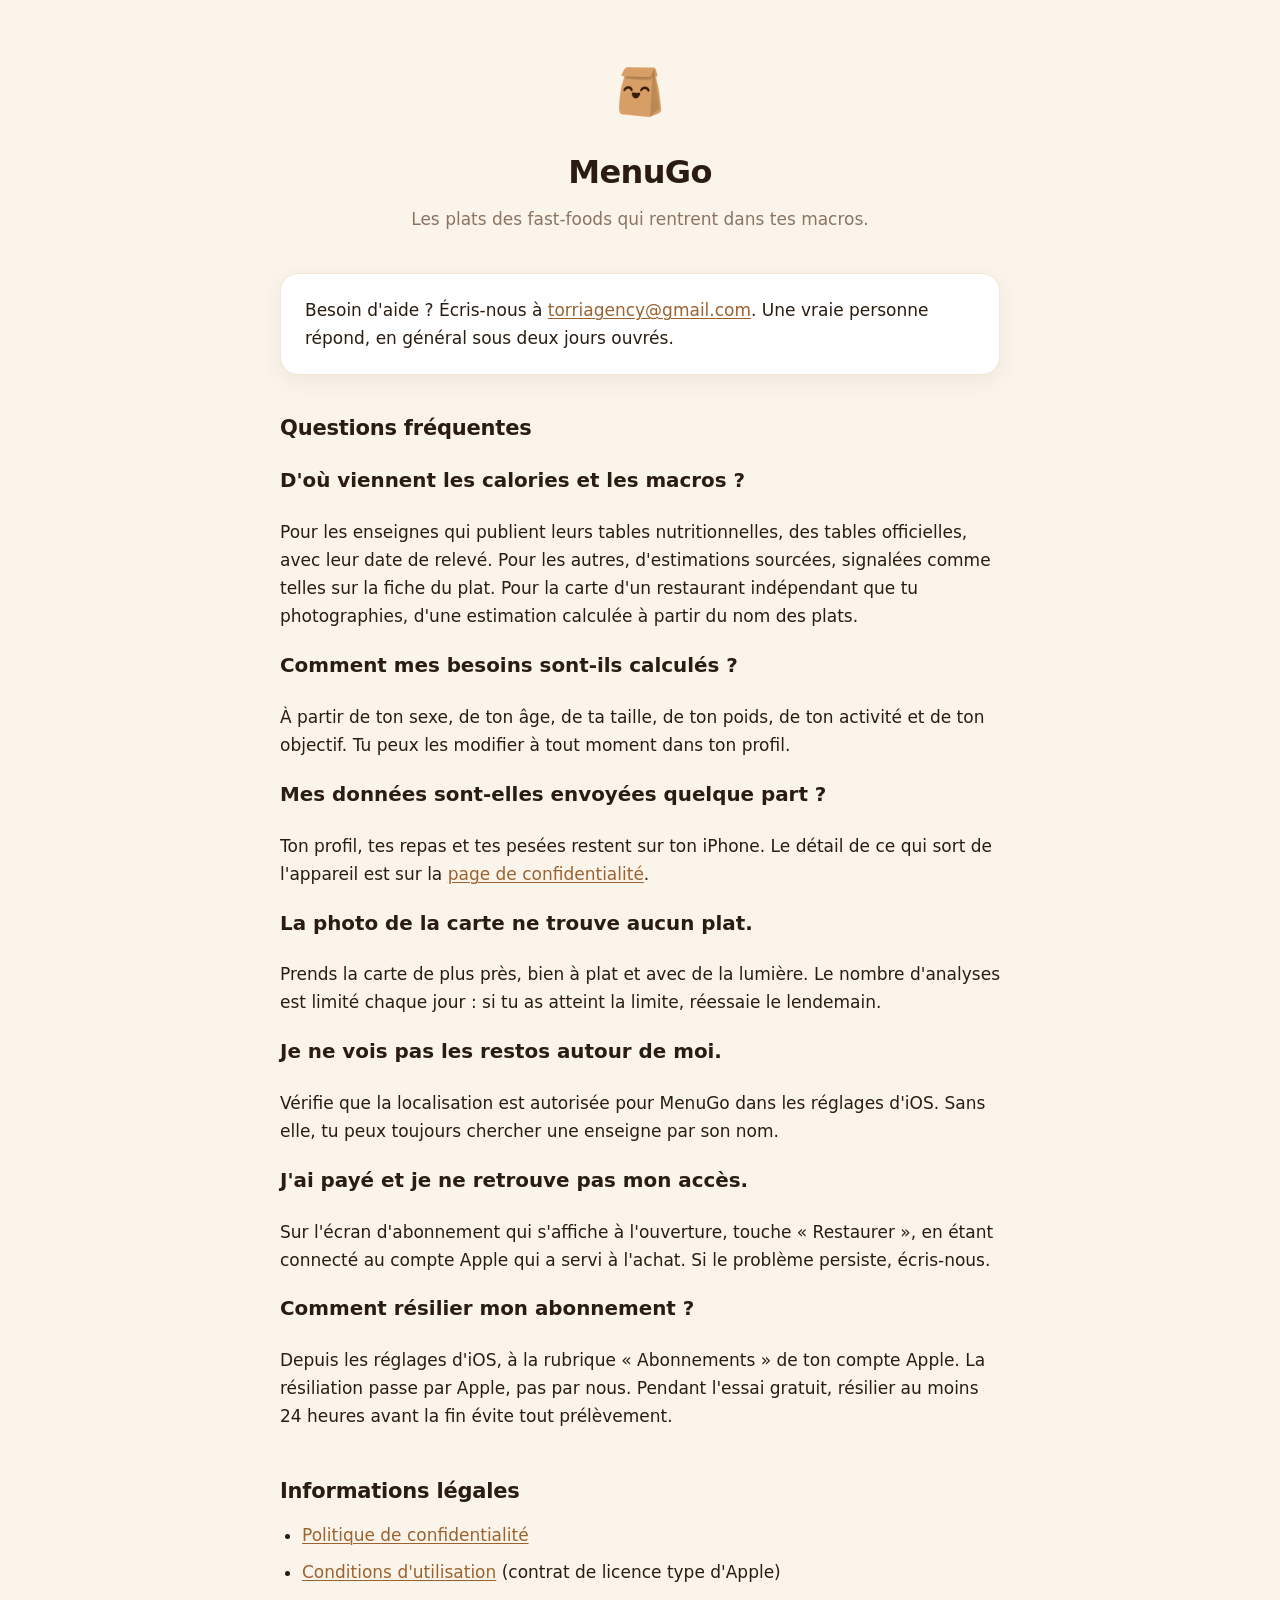
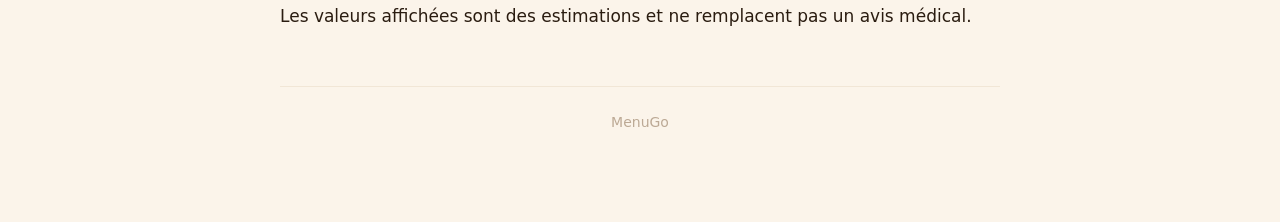
<file: index.html>
<!doctype html>
<html lang="fr">
<head>
<meta charset="utf-8">
<meta name="viewport" content="width=device-width, initial-scale=1">
<title>MenuGo · Aide et support</title>
<meta name="description" content="Aide et support de MenuGo, l'application qui trouve les plats des fast-foods qui rentrent dans tes macros.">
<link rel="stylesheet" href="style.css">
</head>
<body>
<div class="wrap">

<header>
  <img class="icone" src="icone.png" alt="">
  <h1>MenuGo</h1>
  <p>Les plats des fast-foods qui rentrent dans tes macros.</p>
</header>

<div class="lede">
  <p>Besoin d'aide ? Écris-nous à
  <a href="mailto:torriagency@gmail.com">torriagency@gmail.com</a>.
  Une vraie personne répond, en général sous deux jours ouvrés.</p>
</div>

<h2>Questions fréquentes</h2>

<h3>D'où viennent les calories et les macros ?</h3>
<p>Pour les enseignes qui publient leurs tables nutritionnelles, des tables
officielles, avec leur date de relevé. Pour les autres, d'estimations sourcées,
signalées comme telles sur la fiche du plat. Pour la carte d'un restaurant
indépendant que tu photographies, d'une estimation calculée à partir du nom des
plats.</p>

<h3>Comment mes besoins sont-ils calculés ?</h3>
<p>À partir de ton sexe, de ton âge, de ta taille, de ton poids, de ton activité et
de ton objectif. Tu peux les modifier à tout moment dans ton profil.</p>

<h3>Mes données sont-elles envoyées quelque part ?</h3>
<p>Ton profil, tes repas et tes pesées restent sur ton iPhone. Le détail de ce qui
sort de l'appareil est sur la <a href="confidentialite.html">page de
confidentialité</a>.</p>

<h3>La photo de la carte ne trouve aucun plat.</h3>
<p>Prends la carte de plus près, bien à plat et avec de la lumière. Le nombre
d'analyses est limité chaque jour : si tu as atteint la limite, réessaie le
lendemain.</p>

<h3>Je ne vois pas les restos autour de moi.</h3>
<p>Vérifie que la localisation est autorisée pour MenuGo dans les réglages d'iOS.
Sans elle, tu peux toujours chercher une enseigne par son nom.</p>

<h3>J'ai payé et je ne retrouve pas mon accès.</h3>
<p>Sur l'écran d'abonnement qui s'affiche à l'ouverture, touche « Restaurer », en
étant connecté au compte Apple qui a servi à l'achat. Si le problème persiste,
écris-nous.</p>

<h3>Comment résilier mon abonnement ?</h3>
<p>Depuis les réglages d'iOS, à la rubrique « Abonnements » de ton compte Apple. La
résiliation passe par Apple, pas par nous. Pendant l'essai gratuit, résilier au moins
24 heures avant la fin évite tout prélèvement.</p>

<h2>Informations légales</h2>
<ul>
  <li><a href="confidentialite.html">Politique de confidentialité</a></li>
  <li><a href="https://www.apple.com/legal/internet-services/itunes/dev/stdeula/">Conditions d'utilisation</a>
  (contrat de licence type d'Apple)</li>
</ul>
<p>Les valeurs affichées sont des estimations et ne remplacent pas un avis
médical.</p>

<footer>
  <p>MenuGo</p>
</footer>

</div>
</body>
</html>
</file>
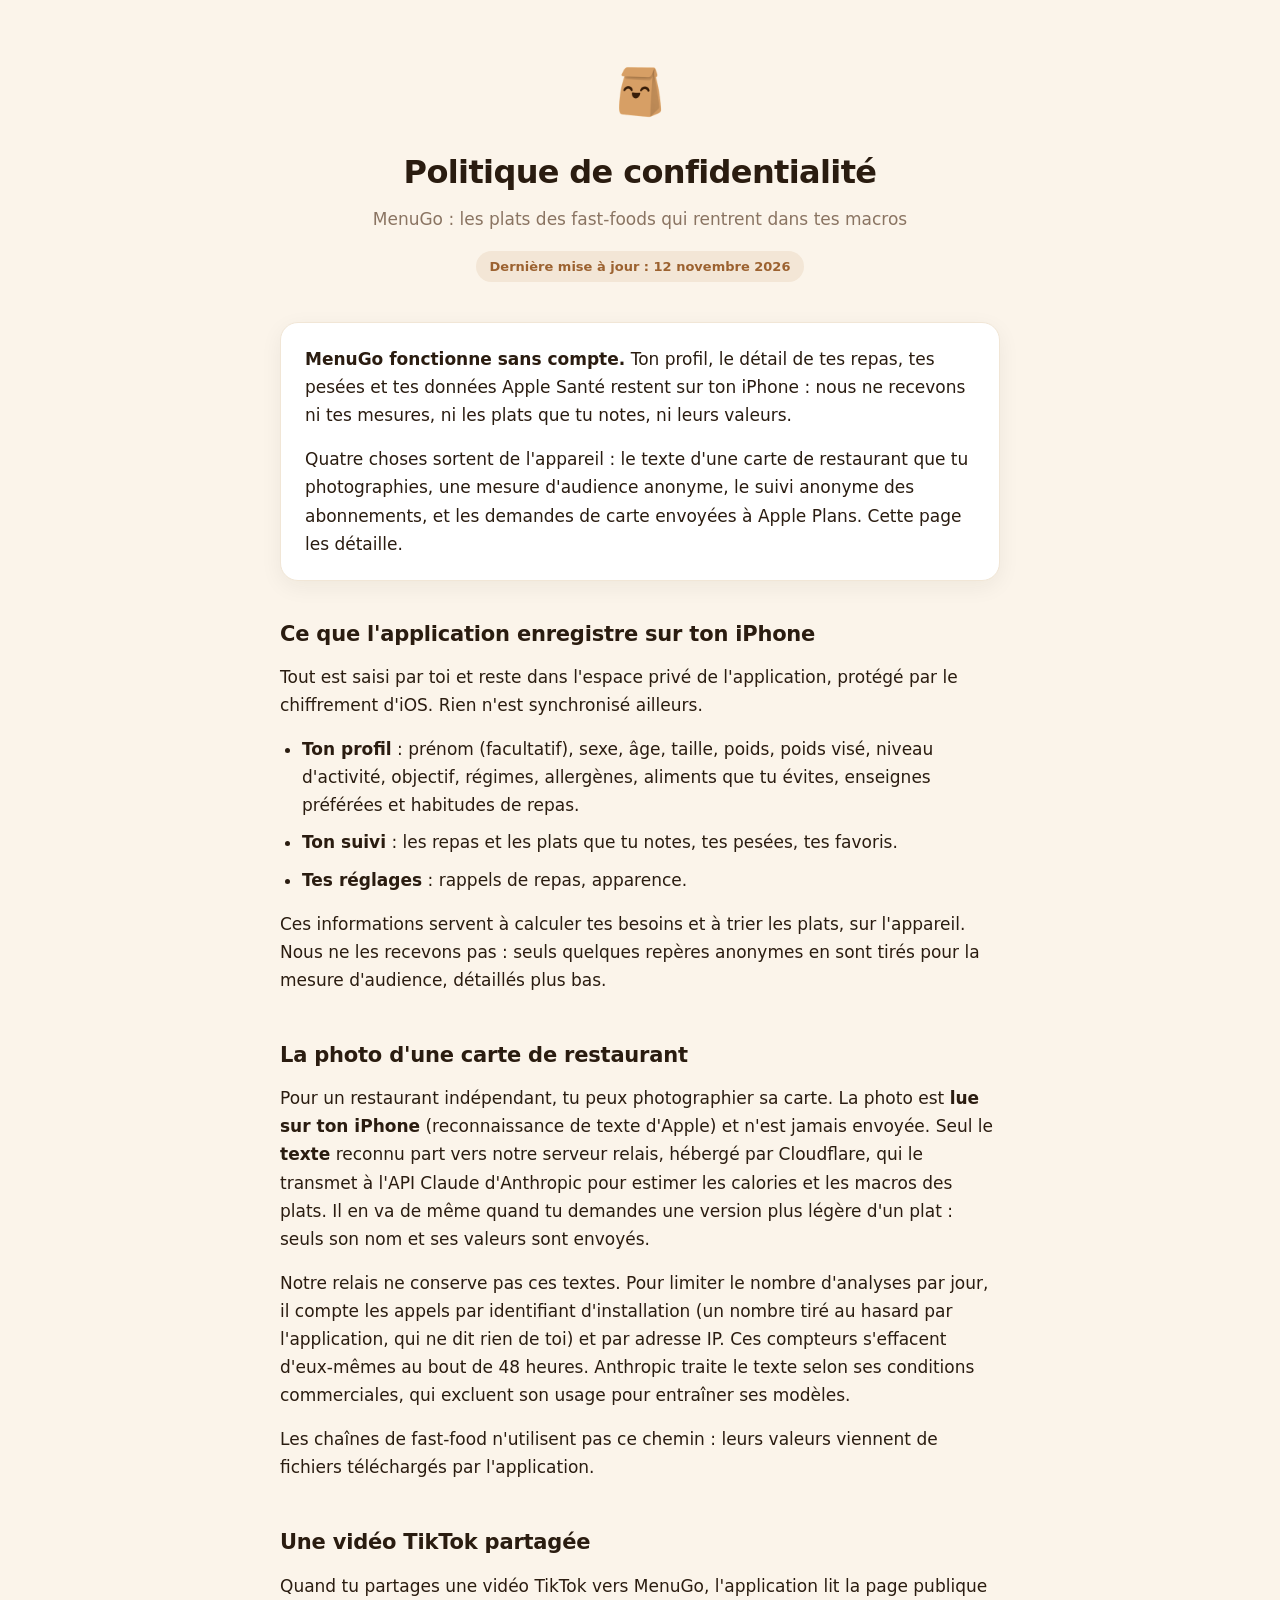
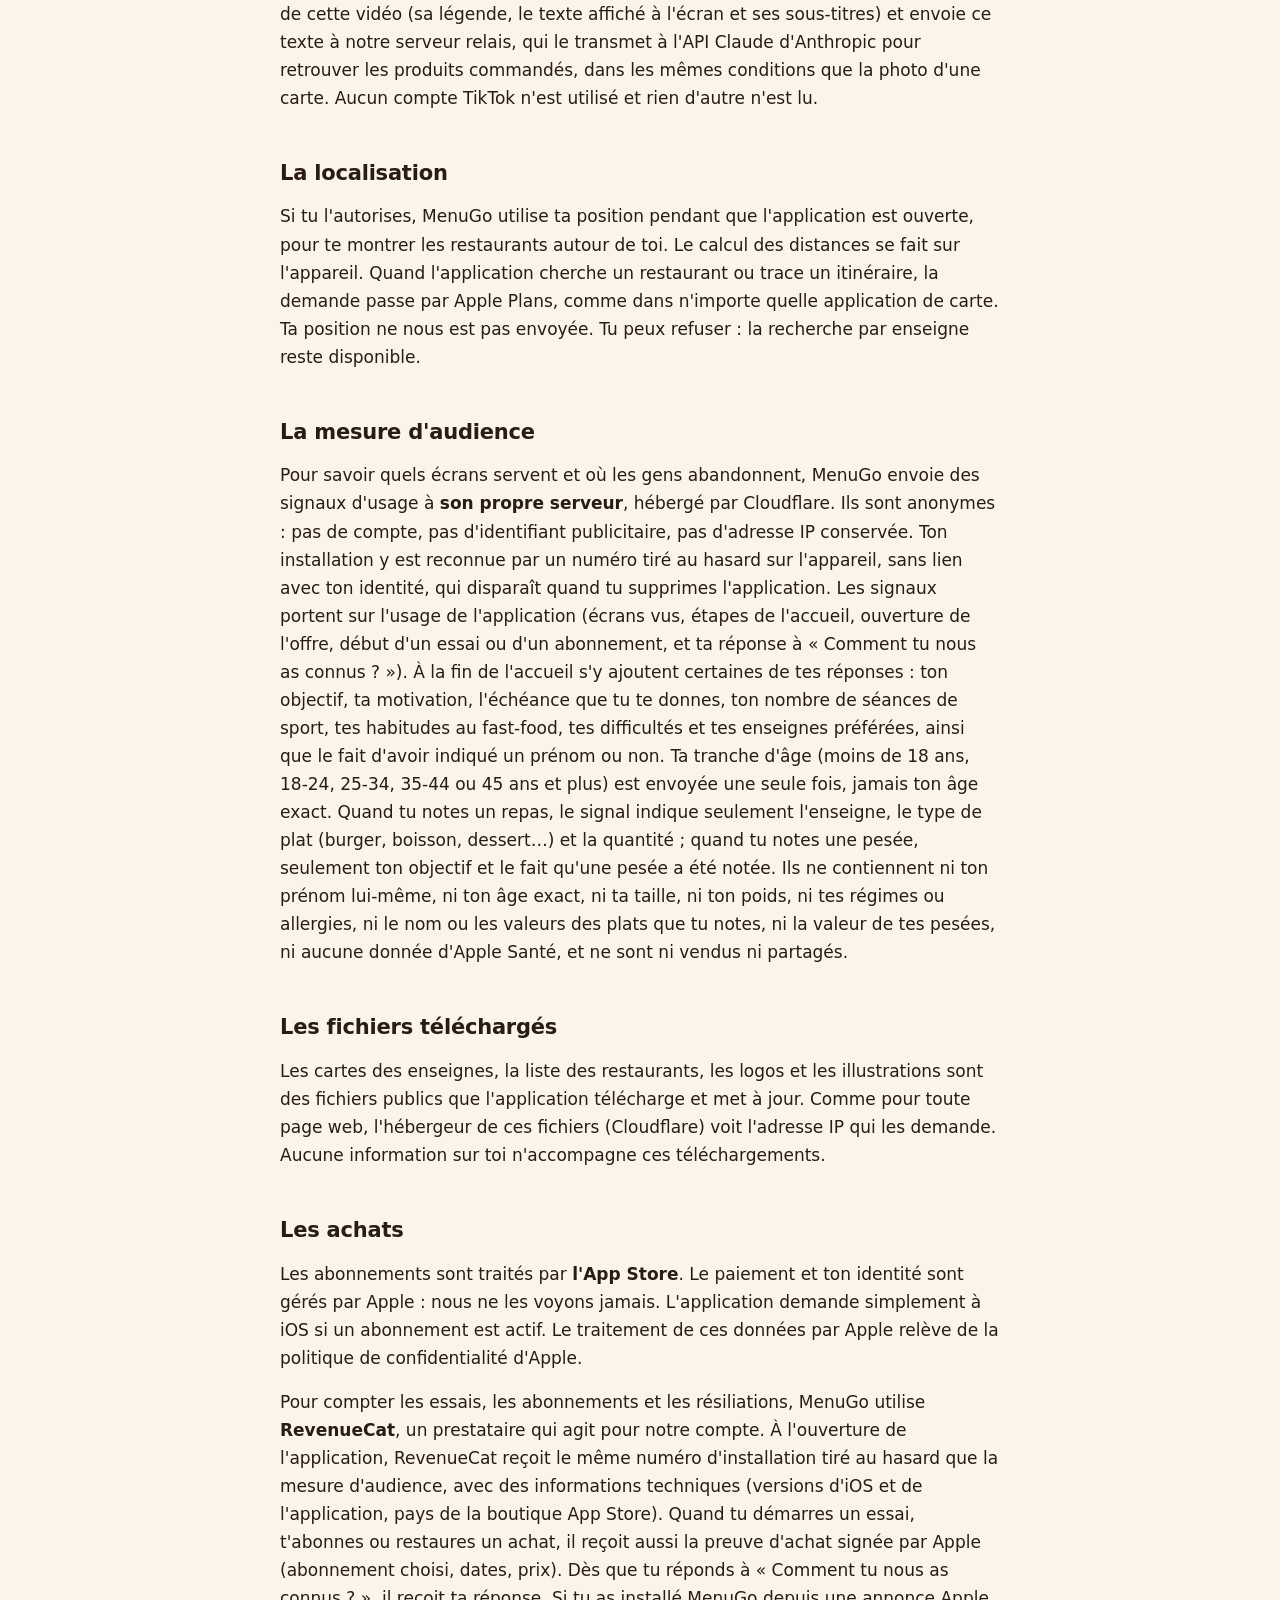
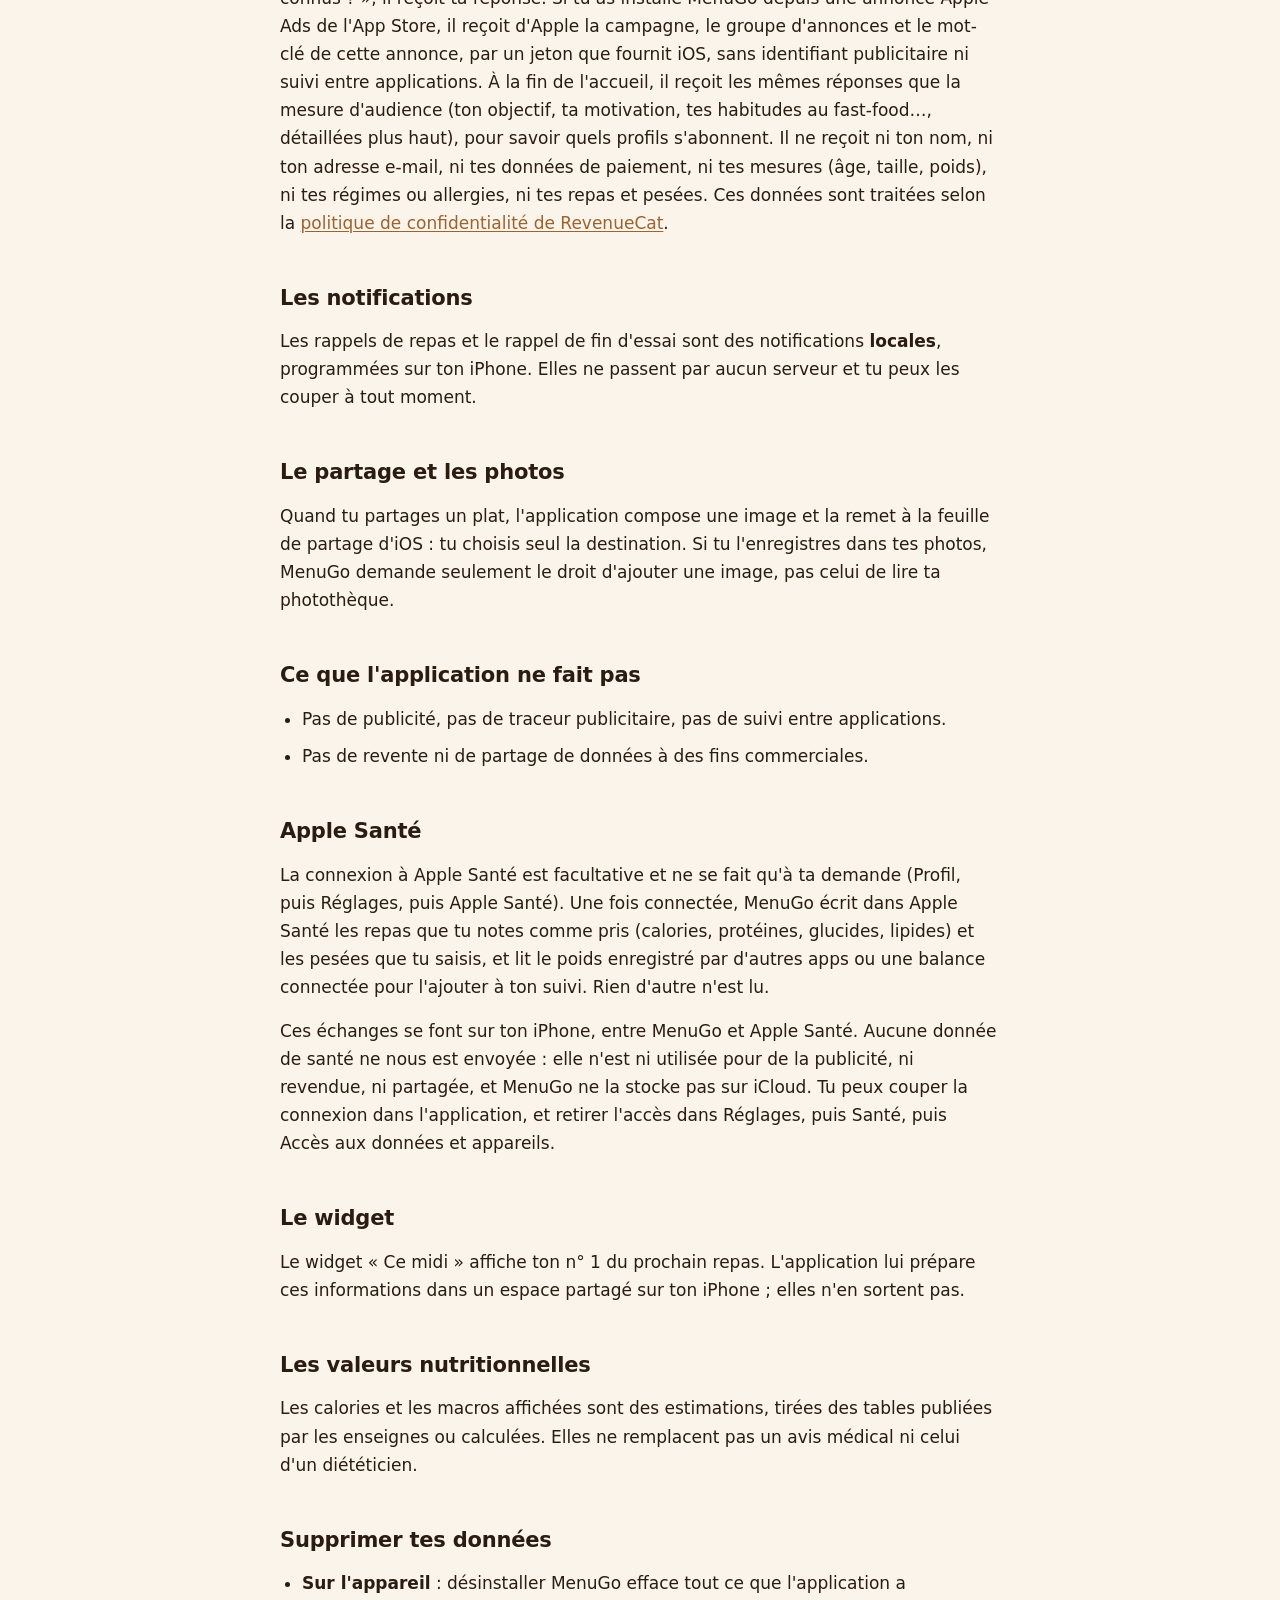
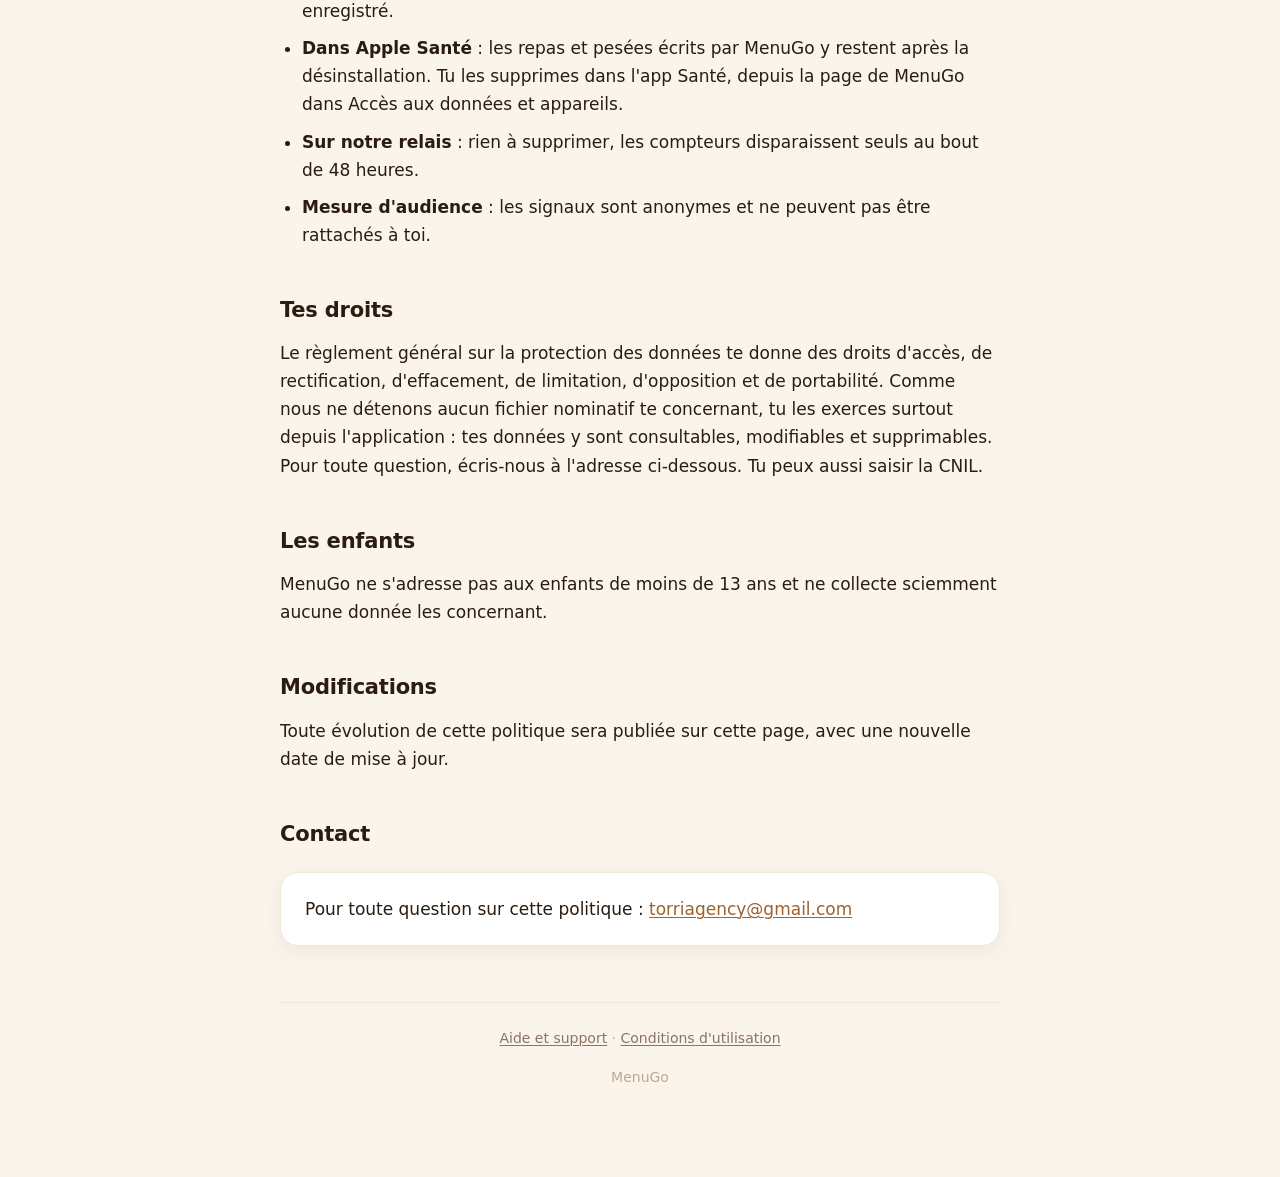
<file: confidentialite.html>
<!doctype html>
<html lang="fr">
<head>
<meta charset="utf-8">
<meta name="viewport" content="width=device-width, initial-scale=1">
<title>Politique de confidentialité · MenuGo</title>
<meta name="description" content="Politique de confidentialité de MenuGo. Sans compte : ton profil et ton suivi restent sur ton iPhone.">
<link rel="stylesheet" href="style.css">
</head>
<body>
<div class="wrap">

<header>
  <img class="icone" src="icone.png" alt="">
  <h1>Politique de confidentialité</h1>
  <p>MenuGo : les plats des fast-foods qui rentrent dans tes macros</p>
  <div class="updated">Dernière mise à jour : 12 novembre 2026</div>
</header>

<div class="lede">
  <p><strong>MenuGo fonctionne sans compte.</strong> Ton profil, le détail de tes
  repas, tes pesées et tes données Apple Santé restent sur ton iPhone : nous ne
  recevons ni tes mesures, ni les plats que tu notes, ni leurs valeurs.</p>
  <p>Quatre choses sortent de l'appareil : le texte d'une carte de restaurant que tu
  photographies, une mesure d'audience anonyme, le suivi anonyme des abonnements, et
  les demandes de carte envoyées à Apple Plans. Cette page les détaille.</p>
</div>

<h2>Ce que l'application enregistre sur ton iPhone</h2>
<p>Tout est saisi par toi et reste dans l'espace privé de l'application, protégé par
le chiffrement d'iOS. Rien n'est synchronisé ailleurs.</p>
<ul>
  <li><strong>Ton profil</strong> : prénom (facultatif), sexe, âge, taille, poids,
  poids visé, niveau d'activité, objectif, régimes, allergènes, aliments que tu
  évites, enseignes préférées et habitudes de repas.</li>
  <li><strong>Ton suivi</strong> : les repas et les plats que tu notes, tes pesées,
  tes favoris.</li>
  <li><strong>Tes réglages</strong> : rappels de repas, apparence.</li>
</ul>
<p>Ces informations servent à calculer tes besoins et à trier les plats, sur
l'appareil. Nous ne les recevons pas : seuls quelques repères anonymes en sont tirés
pour la mesure d'audience, détaillés plus bas.</p>

<h2>La photo d'une carte de restaurant</h2>
<p>Pour un restaurant indépendant, tu peux photographier sa carte. La photo est
<strong>lue sur ton iPhone</strong> (reconnaissance de texte d'Apple) et n'est jamais
envoyée. Seul le <strong>texte</strong> reconnu part vers notre serveur relais,
hébergé par Cloudflare, qui le transmet à l'API Claude d'Anthropic pour estimer les
calories et les macros des plats. Il en va de même quand tu demandes une version plus
légère d'un plat : seuls son nom et ses valeurs sont envoyés.</p>
<p>Notre relais ne conserve pas ces textes. Pour limiter le nombre d'analyses par
jour, il compte les appels par identifiant d'installation (un nombre tiré au hasard
par l'application, qui ne dit rien de toi) et par adresse IP. Ces compteurs
s'effacent d'eux-mêmes au bout de 48 heures. Anthropic traite le texte selon ses
conditions commerciales, qui excluent son usage pour entraîner ses modèles.</p>
<p>Les chaînes de fast-food n'utilisent pas ce chemin : leurs valeurs viennent de
fichiers téléchargés par l'application.</p>

<h2>Une vidéo TikTok partagée</h2>
<p>Quand tu partages une vidéo TikTok vers MenuGo, l'application lit la page publique de
cette vidéo (sa légende, le texte affiché à l'écran et ses sous-titres) et envoie ce texte
à notre serveur relais, qui le transmet à l'API Claude d'Anthropic pour retrouver les
produits commandés, dans les mêmes conditions que la photo d'une carte. Aucun compte
TikTok n'est utilisé et rien d'autre n'est lu.</p>

<h2>La localisation</h2>
<p>Si tu l'autorises, MenuGo utilise ta position pendant que l'application est
ouverte, pour te montrer les restaurants autour de toi. Le calcul des distances se
fait sur l'appareil. Quand l'application cherche un restaurant ou trace un itinéraire,
la demande passe par Apple Plans, comme dans n'importe quelle application de carte.
Ta position ne nous est pas envoyée. Tu peux refuser : la recherche par enseigne reste
disponible.</p>

<h2>La mesure d'audience</h2>
<p>Pour savoir quels écrans servent et où les gens abandonnent, MenuGo envoie des
signaux d'usage à <strong>son propre serveur</strong>, hébergé par Cloudflare. Ils sont
anonymes : pas de compte, pas d'identifiant publicitaire, pas d'adresse IP conservée.
Ton installation y est reconnue par un numéro tiré au hasard sur l'appareil, sans lien
avec ton identité, qui disparaît quand tu supprimes l'application. Les signaux portent
sur l'usage de l'application (écrans vus, étapes de l'accueil, ouverture de l'offre,
début d'un essai ou d'un abonnement, et ta réponse à « Comment tu nous as connus ? »).
À la fin de l'accueil s'y ajoutent certaines de tes réponses : ton objectif, ta
motivation, l'échéance que tu te donnes, ton nombre de séances de sport, tes habitudes
au fast-food, tes difficultés et tes enseignes préférées, ainsi que le fait d'avoir indiqué un prénom ou
non. Ta tranche d'âge (moins de 18 ans, 18-24, 25-34, 35-44 ou 45 ans et plus) est envoyée
une seule fois, jamais ton âge exact. Quand tu notes un repas, le signal indique seulement l'enseigne, le type de plat
(burger, boisson, dessert…) et la quantité ; quand tu notes une pesée, seulement ton
objectif et le fait qu'une pesée a été notée. Ils ne contiennent ni ton prénom
lui-même, ni ton âge exact, ni ta taille, ni ton poids, ni tes régimes ou allergies, ni le nom
ou les valeurs des plats que tu notes, ni la valeur de tes pesées, ni aucune donnée
d'Apple Santé, et ne sont ni vendus ni partagés.</p>

<h2>Les fichiers téléchargés</h2>
<p>Les cartes des enseignes, la liste des restaurants, les logos et les illustrations
sont des fichiers publics que l'application télécharge et met à jour. Comme pour toute
page web, l'hébergeur de ces fichiers (Cloudflare) voit l'adresse IP qui les demande.
Aucune information sur toi n'accompagne ces téléchargements.</p>

<h2>Les achats</h2>
<p>Les abonnements sont traités par <strong>l'App Store</strong>. Le paiement et ton
identité sont gérés par Apple : nous ne les voyons jamais. L'application demande
simplement à iOS si un abonnement est actif. Le traitement de ces données par Apple
relève de la politique de confidentialité d'Apple.</p>
<p>Pour compter les essais, les abonnements et les résiliations, MenuGo utilise
<strong>RevenueCat</strong>, un prestataire qui agit pour notre compte. À l'ouverture
de l'application, RevenueCat reçoit le même numéro d'installation tiré au hasard que la
mesure d'audience, avec des informations techniques (versions d'iOS et de
l'application, pays de la boutique App Store). Quand tu démarres un essai, t'abonnes ou
restaures un achat, il reçoit aussi la preuve d'achat signée par Apple (abonnement
choisi, dates, prix). Dès que tu réponds à « Comment tu nous as connus ? », il reçoit ta
réponse. Si tu as installé MenuGo depuis une annonce Apple Ads de l'App Store, il reçoit
d'Apple la campagne, le groupe d'annonces et le mot-clé de cette annonce, par un jeton
que fournit iOS, sans identifiant publicitaire ni suivi entre applications. À la fin de
l'accueil, il reçoit les mêmes réponses que la mesure d'audience (ton objectif, ta
motivation, tes habitudes au fast-food…, détaillées plus haut), pour savoir quels
profils s'abonnent. Il ne reçoit ni ton nom, ni ton adresse e-mail, ni tes données de
paiement, ni tes mesures (âge, taille, poids), ni tes régimes ou allergies, ni tes
repas et pesées. Ces données sont traitées selon la
<a href="https://www.revenuecat.com/privacy">politique de confidentialité de
RevenueCat</a>.</p>

<h2>Les notifications</h2>
<p>Les rappels de repas et le rappel de fin d'essai sont des notifications
<strong>locales</strong>, programmées sur ton iPhone. Elles ne passent par aucun
serveur et tu peux les couper à tout moment.</p>

<h2>Le partage et les photos</h2>
<p>Quand tu partages un plat, l'application compose une image et la remet à la
feuille de partage d'iOS : tu choisis seul la destination. Si tu l'enregistres dans
tes photos, MenuGo demande seulement le droit d'ajouter une image, pas celui de lire
ta photothèque.</p>

<h2>Ce que l'application ne fait pas</h2>
<ul>
  <li>Pas de publicité, pas de traceur publicitaire, pas de suivi entre applications.</li>
  <li>Pas de revente ni de partage de données à des fins commerciales.</li>
</ul>

<h2>Apple Santé</h2>
<p>La connexion à Apple Santé est facultative et ne se fait qu'à ta demande (Profil,
puis Réglages, puis Apple Santé). Une fois connectée, MenuGo écrit dans Apple Santé
les repas que tu notes comme pris (calories, protéines, glucides, lipides) et les
pesées que tu saisis, et lit le poids enregistré par d'autres apps ou une balance
connectée pour l'ajouter à ton suivi. Rien d'autre n'est lu.</p>
<p>Ces échanges se font sur ton iPhone, entre MenuGo et Apple Santé. Aucune donnée
de santé ne nous est envoyée : elle n'est ni utilisée pour de la publicité, ni
revendue, ni partagée, et MenuGo ne la stocke pas sur iCloud. Tu peux couper la
connexion dans l'application, et retirer l'accès dans Réglages, puis Santé, puis
Accès aux données et appareils.</p>

<h2>Le widget</h2>
<p>Le widget « Ce midi » affiche ton n° 1 du prochain repas. L'application lui prépare
ces informations dans un espace partagé sur ton iPhone ; elles n'en sortent pas.</p>

<h2>Les valeurs nutritionnelles</h2>
<p>Les calories et les macros affichées sont des estimations, tirées des tables
publiées par les enseignes ou calculées. Elles ne remplacent pas un avis médical ni
celui d'un diététicien.</p>

<h2>Supprimer tes données</h2>
<ul>
  <li><strong>Sur l'appareil</strong> : désinstaller MenuGo efface tout ce que
  l'application a enregistré.</li>
  <li><strong>Dans Apple Santé</strong> : les repas et pesées écrits par MenuGo y
  restent après la désinstallation. Tu les supprimes dans l'app Santé, depuis la page
  de MenuGo dans Accès aux données et appareils.</li>
  <li><strong>Sur notre relais</strong> : rien à supprimer, les compteurs disparaissent
  seuls au bout de 48 heures.</li>
  <li><strong>Mesure d'audience</strong> : les signaux sont anonymes et ne peuvent pas
  être rattachés à toi.</li>
</ul>

<h2>Tes droits</h2>
<p>Le règlement général sur la protection des données te donne des droits d'accès, de
rectification, d'effacement, de limitation, d'opposition et de portabilité. Comme nous
ne détenons aucun fichier nominatif te concernant, tu les exerces surtout depuis
l'application : tes données y sont consultables, modifiables et supprimables. Pour
toute question, écris-nous à l'adresse ci-dessous. Tu peux aussi saisir la CNIL.</p>

<h2>Les enfants</h2>
<p>MenuGo ne s'adresse pas aux enfants de moins de 13 ans et ne collecte sciemment
aucune donnée les concernant.</p>

<h2>Modifications</h2>
<p>Toute évolution de cette politique sera publiée sur cette page, avec une nouvelle
date de mise à jour.</p>

<h2>Contact</h2>
<div class="contact">
  <p style="margin:0">Pour toute question sur cette politique :
  <a href="mailto:torriagency@gmail.com">torriagency@gmail.com</a></p>
</div>

<footer>
  <p><a href="./">Aide et support</a> ·
     <a href="https://www.apple.com/legal/internet-services/itunes/dev/stdeula/">Conditions d'utilisation</a></p>
  <p>MenuGo</p>
</footer>

</div>
</body>
</html>
</file>
<file: style.css>
/* Palette reprise de LutraShared/Theme/Theme.swift, pour que la page et l'app
   se ressemblent. Clair par défaut, sombre selon le réglage du visiteur. */

:root {
  --bg: #FBF4EA;
  --card: #FFFFFF;
  --ink: #2A1C10;
  --ink-soft: #8A7462;
  --ink-faint: #BCA995;
  --blue: #9C6230;
  --blue-soft: #F3E6D6;
  --separator: #F1E6D6;
  --shadow: rgba(42, 28, 16, 0.06);
}

@media (prefers-color-scheme: dark) {
  :root {
    --bg: #14100B;
    --card: #201911;
    --ink: #F7F1E8;
    --ink-soft: #AC9C8B;
    --ink-faint: #7C6D5F;
    --blue: #D69E65;
    --blue-soft: #2A2016;
    --separator: #2F2619;
    --shadow: rgba(0, 0, 0, 0.35);
  }
}

* { box-sizing: border-box; }

body {
  margin: 0;
  padding: 0 20px 72px;
  background: var(--bg);
  color: var(--ink);
  font-family: ui-rounded, "SF Pro Rounded", -apple-system, BlinkMacSystemFont,
               "Segoe UI", system-ui, sans-serif;
  font-size: 17px;
  line-height: 1.65;
  -webkit-text-size-adjust: 100%;
}

.wrap { max-width: 720px; margin: 0 auto; }

header {
  text-align: center;
  padding: 56px 0 8px;
}

header .icone { width: 72px; height: 72px; border-radius: 16px; display: block; margin: 0 auto; }

header h1 {
  font-size: 2rem;
  font-weight: 800;
  letter-spacing: -0.02em;
  margin: 18px 0 6px;
}

header p {
  color: var(--ink-soft);
  margin: 0;
  font-size: 1.0625rem;
}

.updated {
  display: inline-block;
  margin-top: 18px;
  padding: 5px 14px;
  border-radius: 999px;
  background: var(--blue-soft);
  color: var(--blue);
  font-size: 0.8125rem;
  font-weight: 600;
}

/* Sélecteur de langue, en haut à droite. Placé avant tout le reste : un
   relecteur anglophone ne doit pas avoir à deviner qu'une version existe. */
.langswitch {
  position: absolute;
  top: 18px;
  right: 20px;
  font-size: 0.8125rem;
  font-weight: 600;
}

.langswitch a {
  display: inline-block;
  padding: 6px 13px;
  border-radius: 999px;
  border: 1px solid var(--separator);
  background: var(--card);
  color: var(--ink-soft);
  text-decoration: none;
}

.langswitch a:hover { color: var(--blue); border-color: var(--blue); }

@media (max-width: 520px) {
  .langswitch { top: 12px; right: 14px; }
}

h2 {
  font-size: 1.3125rem;
  font-weight: 700;
  letter-spacing: -0.01em;
  margin: 44px 0 12px;
}

h2:first-of-type { margin-top: 36px; }

p { margin: 0 0 16px; }

ul { margin: 0 0 16px; padding-left: 22px; }
li { margin-bottom: 9px; }

strong { font-weight: 700; }

a { color: var(--blue); text-decoration-thickness: 1px; text-underline-offset: 2px; }

/* L'encadré d'ouverture : la réponse courte, avant les détails. */
.lede {
  background: var(--card);
  border: 1px solid var(--separator);
  border-radius: 18px;
  padding: 22px 24px;
  margin: 32px 0 8px;
  box-shadow: 0 6px 22px var(--shadow);
}

.lede p:last-child { margin-bottom: 0; }

.contact {
  background: var(--card);
  border: 1px solid var(--separator);
  border-radius: 18px;
  padding: 22px 24px;
  margin-top: 20px;
  box-shadow: 0 6px 22px var(--shadow);
}

footer {
  margin-top: 56px;
  padding-top: 24px;
  border-top: 1px solid var(--separator);
  color: var(--ink-faint);
  font-size: 0.875rem;
  text-align: center;
}

footer a { color: var(--ink-soft); }

@media (max-width: 520px) {
  body { font-size: 16px; padding-bottom: 56px; }
  header { padding-top: 40px; }
  header h1 { font-size: 1.625rem; }
  .lede, .contact { padding: 20px; border-radius: 16px; }
}
</file>
